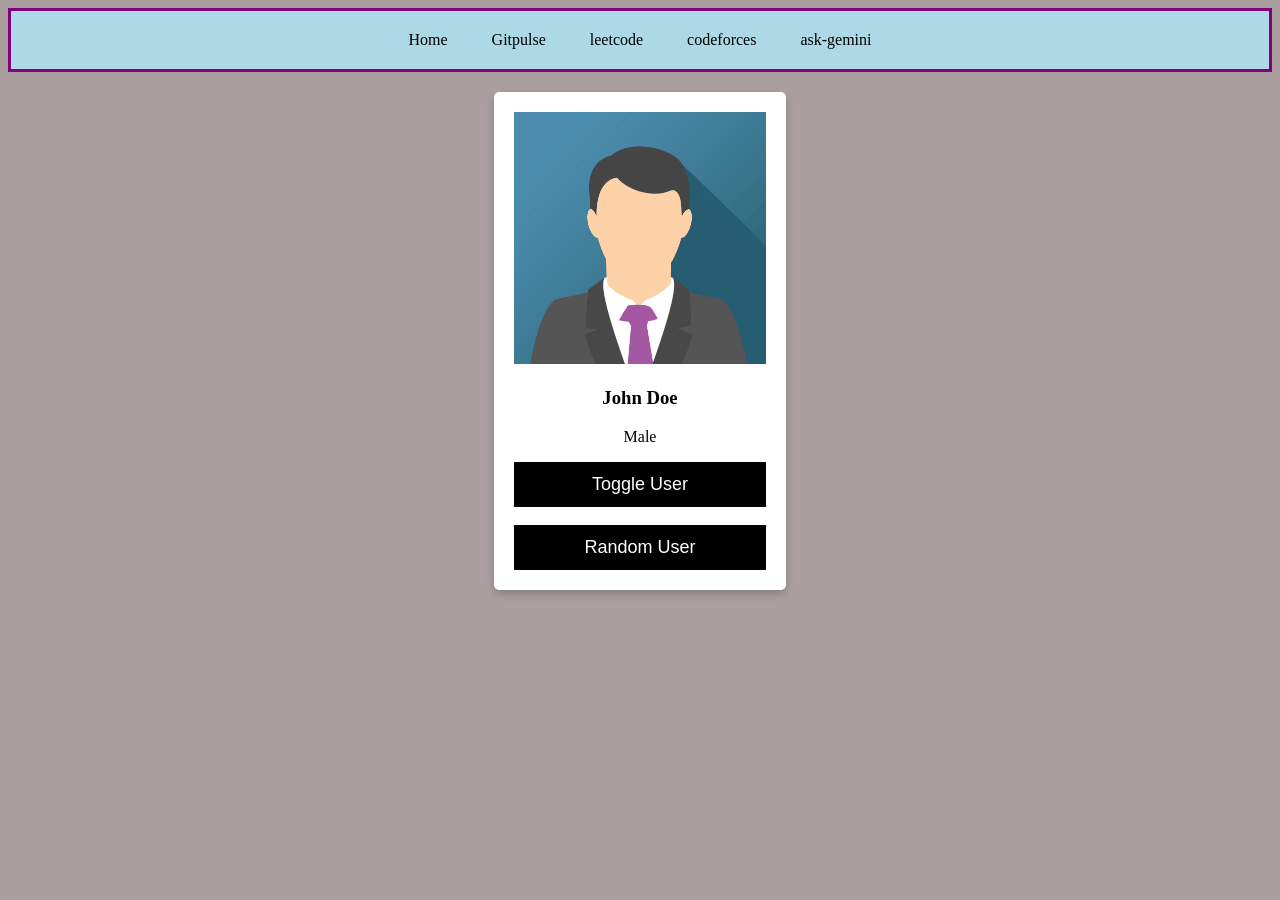
<file: target/classes/static/index.html>
<!DOCTYPE html>
<html lang="en">
<head>
    <meta charset="UTF-8">
    <meta name="viewport" content="width=device-width, initial-scale=1.0">
    <link rel="stylesheet" href="index.css">
    <title>web</title>
</head>
<body>
    
    <div class ="navbar">
        <a href="index.html">Home</a>
        <a href="gitpulse.html">Gitpulse</a>
        <a href="leetcode-stats.html">leetcode</a>
        <a href="codeforces-stats.html">codeforces</a>
        <a href="ask-gemini.html">ask-gemini</a>
    </div>
    <div class="card">
        <img id="user-image" src="john.png" alt="no img">
        <h3 id="user-name">John Doe</h3>
        <p id="user-gender">Male</p>
        <button onclick="toggleUser()">Toggle User</button>
        <br>
        <br>
        <button onclick="randomUser()">Random User</button>
        
    </div>
    
    <script src="index.js"></script>
</body>
</html>
</file>
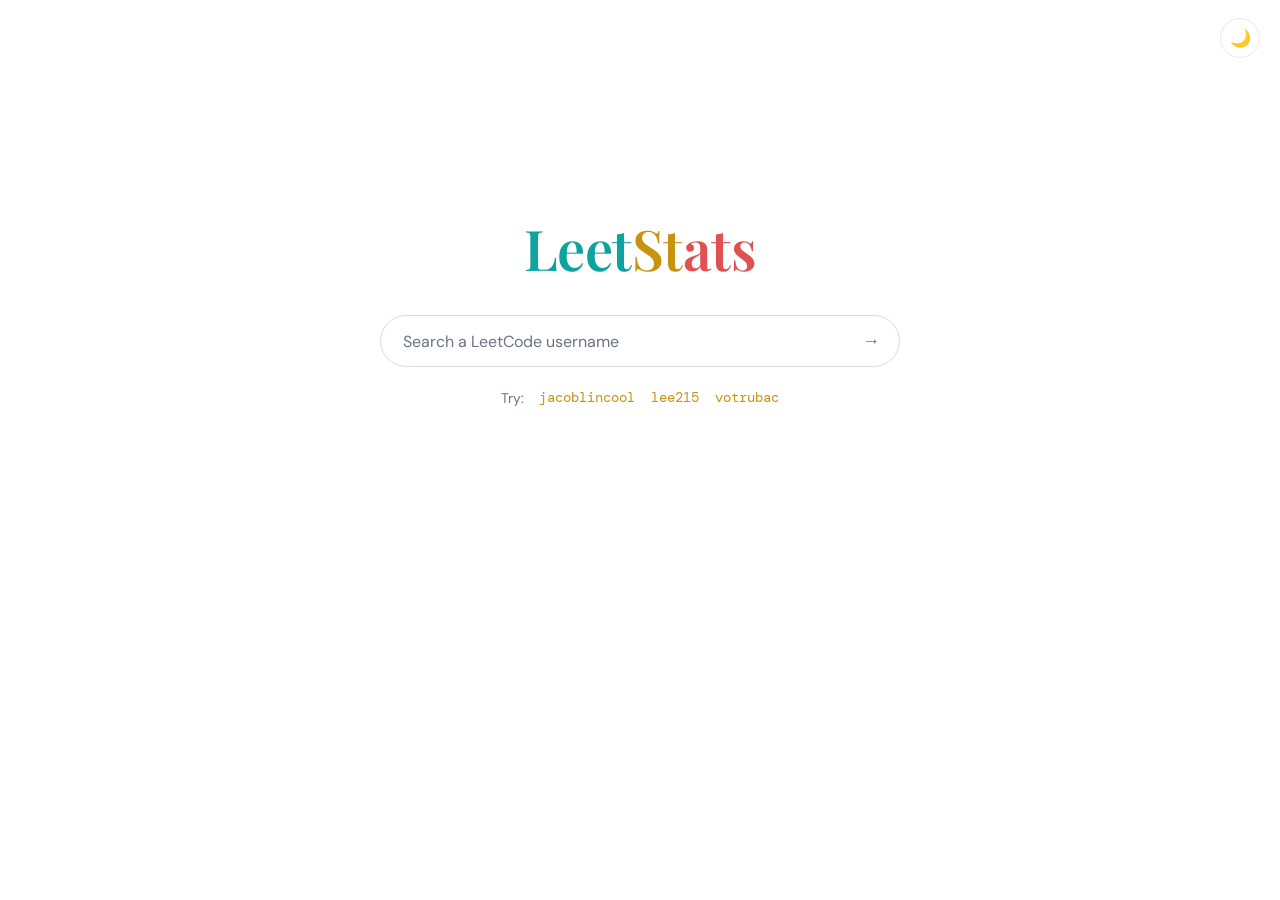
<file: target/classes/static/leetcode-stats.html>
<!DOCTYPE html>
<html lang="en" data-theme="light">
<head>
<meta charset="UTF-8">
<meta name="viewport" content="width=device-width, initial-scale=1.0">
<title>LeetStats</title>
<link rel="preconnect" href="https://fonts.googleapis.com">
<link rel="preconnect" href="https://fonts.gstatic.com" crossorigin>
<link href="https://fonts.googleapis.com/css2?family=Playfair+Display:wght@600&family=DM+Sans:wght@400;500;700&family=DM+Mono:wght@400;500&display=swap" rel="stylesheet">
<style>
  :root, [data-theme="light"] {
    --bg: #ffffff;
    --text: #1f2328;
    --muted: #6b7280;
    --line: #e5e7eb;
    --surface: #ffffff;
    --input-border: #dadce0;
    --input-shadow: rgba(32, 33, 36, 0.12);
    --track: #f0f1f3;
    --easy: #0fa39e;
    --medium: #c8930f;
    --hard: #e05252;
    --accent: #c8930f;
    --card-shadow: 0 1px 3px rgba(32, 33, 36, 0.08), 0 8px 28px rgba(32, 33, 36, 0.06);
  }
  [data-theme="dark"] {
    --bg: #0a0b0d;
    --text: #e9e7e2;
    --muted: #8b8f98;
    --line: rgba(255, 255, 255, 0.09);
    --surface: #121418;
    --input-border: rgba(255, 255, 255, 0.14);
    --input-shadow: rgba(0, 0, 0, 0.5);
    --track: rgba(255, 255, 255, 0.08);
    --easy: #3ddad7;
    --medium: #e3b341;
    --hard: #ff6b6b;
    --accent: #e3b341;
    --card-shadow: 0 20px 50px rgba(0, 0, 0, 0.45);
  }

  * { margin: 0; padding: 0; box-sizing: border-box; }

  html, body { height: 100%; }

  body {
    background: var(--bg);
    color: var(--text);
    font-family: "DM Sans", system-ui, sans-serif;
    display: flex;
    flex-direction: column;
    align-items: center;
    transition: background 0.25s, color 0.25s;
  }

  /* theme toggle, top right */
  .theme-toggle {
    position: fixed;
    top: 18px;
    right: 20px;
    width: 40px;
    height: 40px;
    border-radius: 50%;
    border: 1px solid var(--line);
    background: var(--surface);
    color: var(--text);
    font-size: 17px;
    cursor: pointer;
    display: flex;
    align-items: center;
    justify-content: center;
    transition: background 0.25s, border-color 0.25s, transform 0.15s;
    z-index: 10;
  }
  .theme-toggle:hover { transform: scale(1.06); }
  .theme-toggle:focus-visible { outline: 2px solid var(--accent); outline-offset: 2px; }

  main {
    width: 100%;
    max-width: 640px;
    padding: 0 24px 64px;
    display: flex;
    flex-direction: column;
    align-items: center;
    /* Google-style: sits a bit above vertical center when idle */
    margin-top: clamp(96px, 24vh, 210px);
    transition: margin-top 0.45s cubic-bezier(0.3, 0.8, 0.3, 1);
  }
  body.has-result main { margin-top: 72px; }

  .wordmark {
    font-family: "Playfair Display", serif;
    font-weight: 600;
    font-size: clamp(40px, 8vw, 56px);
    letter-spacing: -0.01em;
    margin-bottom: 30px;
    user-select: none;
  }
  .wordmark .l { color: var(--easy); }
  .wordmark .e { color: var(--medium); }
  .wordmark .t { color: var(--hard); }

  /* search */
  .search {
    width: 100%;
    max-width: 520px;
    display: flex;
    align-items: center;
    gap: 12px;
    background: var(--surface);
    border: 1px solid var(--input-border);
    border-radius: 999px;
    padding: 0 8px 0 22px;
    height: 52px;
    transition: box-shadow 0.2s, border-color 0.2s, background 0.25s;
  }
  .search:focus-within {
    box-shadow: 0 2px 10px var(--input-shadow);
    border-color: transparent;
  }
  [data-theme="dark"] .search:focus-within { border-color: var(--accent); box-shadow: none; }

  .search input {
    flex: 1;
    min-width: 0;
    border: none;
    outline: none;
    background: transparent;
    color: var(--text);
    font-family: "DM Mono", monospace;
    font-size: 16px;
  }
  .search input::placeholder { color: var(--muted); font-family: "DM Sans", sans-serif; }

  .search button {
    border: none;
    background: transparent;
    color: var(--muted);
    font-size: 18px;
    width: 40px;
    height: 40px;
    border-radius: 50%;
    cursor: pointer;
    display: flex;
    align-items: center;
    justify-content: center;
    transition: color 0.15s, background 0.15s;
  }
  .search button:hover { color: var(--accent); background: var(--track); }
  .search button:focus-visible { outline: 2px solid var(--accent); outline-offset: 1px; }
  .search button:disabled { opacity: 0.45; cursor: wait; }

  .try {
    margin-top: 20px;
    font-size: 14px;
    color: var(--muted);
    display: flex;
    gap: 14px;
    align-items: center;
    flex-wrap: wrap;
    justify-content: center;
  }
  .try button {
    background: none;
    border: none;
    padding: 2px 1px;
    color: var(--accent);
    font-family: "DM Mono", monospace;
    font-size: 13.5px;
    cursor: pointer;
    border-bottom: 1px dashed transparent;
    transition: border-color 0.15s;
  }
  .try button:hover { border-bottom-color: var(--accent); }
  .try button:focus-visible { outline: 2px solid var(--accent); outline-offset: 2px; }

  /* states */
  .loader {
    margin-top: 52px;
    width: 34px; height: 34px;
    border: 3px solid var(--track);
    border-top-color: var(--accent);
    border-radius: 50%;
    animation: spin 0.8s linear infinite;
  }
  @keyframes spin { to { transform: rotate(360deg); } }

  .error {
    margin-top: 44px;
    text-align: center;
    color: var(--muted);
    font-size: 14.5px;
    line-height: 1.6;
    max-width: 420px;
  }
  .error b { color: var(--hard); font-weight: 700; display: block; margin-bottom: 4px; }

  /* card */
  .card {
    width: 100%;
    margin-top: 44px;
    background: var(--surface);
    border: 1px solid var(--line);
    border-radius: 18px;
    padding: 30px 34px;
    box-shadow: var(--card-shadow);
    animation: rise 0.45s cubic-bezier(0.2, 0.7, 0.3, 1) both;
    transition: background 0.25s, border-color 0.25s;
  }
  @keyframes rise {
    from { opacity: 0; transform: translateY(14px); }
    to   { opacity: 1; transform: translateY(0); }
  }

  .card-head {
    display: flex;
    justify-content: space-between;
    align-items: baseline;
    gap: 10px;
    flex-wrap: wrap;
    margin-bottom: 26px;
  }
  .card-head a {
    font-family: "Playfair Display", serif;
    font-size: 23px;
    font-weight: 600;
    color: var(--text);
    text-decoration: none;
  }
  .card-head a:hover { color: var(--accent); }
  .card-head .rank {
    font-family: "DM Mono", monospace;
    font-size: 13px;
    color: var(--muted);
  }
  .card-head .rank b { color: var(--accent); font-weight: 500; }

  .card-body {
    display: grid;
    grid-template-columns: 168px 1fr;
    gap: 34px;
    align-items: center;
  }

  .ring-wrap { position: relative; width: 168px; height: 168px; margin: 0 auto; }
  .ring-wrap svg { transform: rotate(-90deg); display: block; }
  .ring-track { fill: none; stroke: var(--track); stroke-width: 9; }
  .ring-fill {
    fill: none;
    stroke: var(--accent);
    stroke-width: 9;
    stroke-linecap: round;
    transition: stroke-dashoffset 1.1s cubic-bezier(0.3, 0.8, 0.3, 1), stroke 0.25s;
  }
  .ring-center {
    position: absolute; inset: 0;
    display: flex; flex-direction: column;
    align-items: center; justify-content: center;
  }
  .ring-center .big {
    font-family: "DM Mono", monospace;
    font-size: 36px;
    line-height: 1;
  }
  .ring-center .small {
    color: var(--muted);
    font-size: 11.5px;
    margin-top: 6px;
    letter-spacing: 0.06em;
    text-transform: uppercase;
  }

  .bars { display: flex; flex-direction: column; gap: 18px; }
  .bar-top {
    display: flex;
    justify-content: space-between;
    align-items: baseline;
    margin-bottom: 7px;
  }
  .bar-top .label {
    font-size: 12.5px;
    font-weight: 700;
    letter-spacing: 0.09em;
    text-transform: uppercase;
  }
  .bar-top .nums {
    font-family: "DM Mono", monospace;
    font-size: 13px;
    color: var(--muted);
  }
  .bar-top .nums b { color: var(--text); font-weight: 500; }
  .bar-track { height: 7px; border-radius: 99px; background: var(--track); overflow: hidden; }
  .bar-fill { height: 100%; width: 0; border-radius: 99px; transition: width 1.1s cubic-bezier(0.3, 0.8, 0.3, 1); }
  .easy   .label { color: var(--easy); }   .easy   .bar-fill { background: var(--easy); }
  .medium .label { color: var(--medium); } .medium .bar-fill { background: var(--medium); }
  .hard   .label { color: var(--hard); }   .hard   .bar-fill { background: var(--hard); }

  .hidden { display: none !important; }

  @media (max-width: 540px) {
    .card { padding: 24px 20px; }
    .card-body { grid-template-columns: 1fr; gap: 26px; }
  }

  @media (prefers-reduced-motion: reduce) {
    * { animation: none !important; transition: none !important; }
  }
</style>
</head>
<body>
  <button class="theme-toggle" id="theme-toggle" aria-label="Switch theme" title="Switch theme">🌙</button>

  <main>
    <h1 class="wordmark"><span class="l">Leet</span><span class="e">St</span><span class="t">ats</span></h1>

    <div class="search">
      <input id="username" type="text" placeholder="Search a LeetCode username" autocomplete="off" spellcheck="false" aria-label="LeetCode username">
      <button id="go" aria-label="Fetch stats" title="Fetch stats">→</button>
    </div>

    <div class="try">
      <span>Try:</span>
      <button data-u="jacoblincool">jacoblincool</button>
      <button data-u="lee215">lee215</button>
      <button data-u="votrubac">votrubac</button>
    </div>

    <div id="loading" class="loader hidden" role="status" aria-label="Loading"></div>

    <div id="error" class="error hidden" role="alert">
      <b>Couldn't fetch that profile</b>
      <span id="error-msg"></span>
    </div>

    <section id="card" class="card hidden" aria-live="polite">
      <div class="card-head">
        <a id="profile-link" href="#" target="_blank" rel="noopener"></a>
        <span class="rank">Rank <b id="ranking">—</b></span>
      </div>
      <div class="card-body">
        <div class="ring-wrap">
          <svg width="168" height="168" viewBox="0 0 168 168" aria-hidden="true">
            <circle class="ring-track" cx="84" cy="84" r="74"></circle>
            <circle class="ring-fill" id="ring" cx="84" cy="84" r="74"></circle>
          </svg>
          <div class="ring-center">
            <div class="big" id="total-solved">0</div>
            <div class="small" id="total-label">solved</div>
          </div>
        </div>
        <div class="bars">
          <div class="bar-row easy">
            <div class="bar-top"><span class="label">Easy</span>
              <span class="nums"><b id="easy-solved">0</b> / <span id="easy-total">0</span></span></div>
            <div class="bar-track"><div class="bar-fill" id="easy-bar"></div></div>
          </div>
          <div class="bar-row medium">
            <div class="bar-top"><span class="label">Medium</span>
              <span class="nums"><b id="medium-solved">0</b> / <span id="medium-total">0</span></span></div>
            <div class="bar-track"><div class="bar-fill" id="medium-bar"></div></div>
          </div>
          <div class="bar-row hard">
            <div class="bar-top"><span class="label">Hard</span>
              <span class="nums"><b id="hard-solved">0</b> / <span id="hard-total">0</span></span></div>
            <div class="bar-track"><div class="bar-fill" id="hard-bar"></div></div>
          </div>
        </div>
      </div>
    </section>
  </main>

<script>
(function () {
  "use strict";

  /* ---------- theme ---------- */
  var root = document.documentElement;
  var toggle = document.getElementById("theme-toggle");
  var prefersDark = window.matchMedia("(prefers-color-scheme: dark)").matches;
  setTheme(prefersDark ? "dark" : "light");

  function setTheme(t) {
    root.setAttribute("data-theme", t);
    toggle.textContent = t === "dark" ? "☀️" : "🌙";
  }
  toggle.addEventListener("click", function () {
    setTheme(root.getAttribute("data-theme") === "dark" ? "light" : "dark");
  });

  /* ---------- elements ---------- */
  var input = document.getElementById("username");
  var goBtn = document.getElementById("go");
  var loadingEl = document.getElementById("loading");
  var errorEl = document.getElementById("error");
  var errorMsg = document.getElementById("error-msg");
  var cardEl = document.getElementById("card");

  var RING_R = 74;
  var RING_C = 2 * Math.PI * RING_R;
  var ring = document.getElementById("ring");
  ring.setAttribute("stroke-dasharray", RING_C);
  ring.setAttribute("stroke-dashoffset", RING_C);

  /* ---------- data sources (tried in order) ---------- */
  var SOURCES = [
    {
      url: function (u) { return "https://leetcode-api-faisalshohag.vercel.app/" + encodeURIComponent(u); },
      parse: function (d) {
        if (!d || d.errors || d.totalSolved === undefined) return null;
        return pick(d);
      }
    },
    {
      url: function (u) { return "https://alfa-leetcode-api.onrender.com/userProfile/" + encodeURIComponent(u); },
      parse: function (d) {
        if (!d || d.errors || d.totalSolved === undefined) return null;
        return pick(d);
      }
    },
    {
      url: function (u) { return "https://leetcode-stats-api.herokuapp.com/" + encodeURIComponent(u); },
      parse: function (d) {
        if (!d || d.status !== "success") return null;
        return pick(d);
      }
    }
  ];

  function pick(d) {
    return {
      totalSolved: d.totalSolved, totalQuestions: d.totalQuestions,
      easySolved: d.easySolved, totalEasy: d.totalEasy,
      mediumSolved: d.mediumSolved, totalMedium: d.totalMedium,
      hardSolved: d.hardSolved, totalHard: d.totalHard,
      ranking: d.ranking
    };
  }

  function fetchWithTimeout(url, ms) {
    var ctrl = new AbortController();
    var t = setTimeout(function () { ctrl.abort(); }, ms);
    return fetch(url, { signal: ctrl.signal })
      .then(function (r) { return r.json(); })
      .finally(function () { clearTimeout(t); });
  }

  function fetchStats(username) {
    var i = 0;
    function tryNext() {
      if (i >= SOURCES.length) return Promise.reject(new Error("all sources failed"));
      var src = SOURCES[i++];
      return fetchWithTimeout(src.url(username), 12000)
        .then(function (json) {
          var parsed = src.parse(json);
          return parsed || tryNext();
        })
        .catch(function () { return tryNext(); });
    }
    return tryNext();
  }

  /* ---------- rendering ---------- */
  function fmt(n) {
    if (n === null || n === undefined || isNaN(n)) return "—";
    return Number(n).toLocaleString("en-US");
  }

  function countUp(el, target, ms) {
    var reduce = window.matchMedia("(prefers-reduced-motion: reduce)").matches;
    if (reduce || !target) { el.textContent = fmt(target || 0); return; }
    var start = performance.now();
    (function step(now) {
      var p = Math.min(((now || performance.now()) - start) / ms, 1);
      var eased = 1 - Math.pow(1 - p, 3);
      el.textContent = fmt(Math.round(target * eased));
      if (p < 1) requestAnimationFrame(step);
    })();
  }

  function setBar(id, solved, total) {
    var pct = total > 0 ? (solved / total) * 100 : 0;
    document.getElementById(id).style.width = Math.max(pct, solved > 0 ? 2 : 0) + "%";
  }

  function render(username, s) {
    var link = document.getElementById("profile-link");
    link.textContent = username;
    link.href = "https://leetcode.com/u/" + encodeURIComponent(username) + "/";

    document.getElementById("ranking").textContent = "#" + fmt(s.ranking);
    document.getElementById("total-label").textContent = "of " + fmt(s.totalQuestions);
    document.getElementById("easy-solved").textContent = fmt(s.easySolved);
    document.getElementById("easy-total").textContent = fmt(s.totalEasy);
    document.getElementById("medium-solved").textContent = fmt(s.mediumSolved);
    document.getElementById("medium-total").textContent = fmt(s.totalMedium);
    document.getElementById("hard-solved").textContent = fmt(s.hardSolved);
    document.getElementById("hard-total").textContent = fmt(s.totalHard);

    document.body.classList.add("has-result");
    cardEl.classList.remove("hidden");

    requestAnimationFrame(function () {
      requestAnimationFrame(function () {
        countUp(document.getElementById("total-solved"), s.totalSolved, 1100);
        var pct = s.totalQuestions > 0 ? s.totalSolved / s.totalQuestions : 0;
        ring.setAttribute("stroke-dashoffset", RING_C * (1 - pct));
        setBar("easy-bar", s.easySolved, s.totalEasy);
        setBar("medium-bar", s.mediumSolved, s.totalMedium);
        setBar("hard-bar", s.hardSolved, s.totalHard);
      });
    });
  }

  function resetCard() {
    ring.setAttribute("stroke-dashoffset", RING_C);
    ["easy-bar", "medium-bar", "hard-bar"].forEach(function (id) {
      document.getElementById(id).style.width = "0";
    });
    document.getElementById("total-solved").textContent = "0";
  }

  /* ---------- flow ---------- */
  var busy = false;

  function lookup(username) {
    username = (username || "").trim();
    if (!username || busy) return;
    busy = true;

    input.value = username;
    goBtn.disabled = true;
    errorEl.classList.add("hidden");
    cardEl.classList.add("hidden");
    resetCard();
    loadingEl.classList.remove("hidden");

    fetchStats(username)
      .then(function (stats) {
        loadingEl.classList.add("hidden");
        render(username, stats);
      })
      .catch(function () {
        loadingEl.classList.add("hidden");
        errorMsg.textContent = 'No stats found for "' + username +
          '". Check the spelling, or the public stats APIs may be briefly busy — try again in a moment.';
        errorEl.classList.remove("hidden");
      })
      .finally(function () {
        goBtn.disabled = false;
        busy = false;
      });
  }

  goBtn.addEventListener("click", function () { lookup(input.value); });
  input.addEventListener("keydown", function (e) { if (e.key === "Enter") lookup(input.value); });
  document.querySelectorAll(".try button").forEach(function (b) {
    b.addEventListener("click", function () { lookup(b.dataset.u); });
  });
})();
</script>
</body>
</html>
</file>
<file: target/classes/static/index.css>
h1 {
    color: red;
    text-align: center;
}   
body {
    background-color: rgb(172, 159, 159);
}
.navbar {
 border-style: solid;
 border-color: purple;
 background-color: lightblue;
 padding: 20px;
 text-align: center;
}
.navbar a {
    padding: 20px;
    text-decoration: none;
    color: black;
}

.navbar a:hover{
    color: purple;

}

.card img{
   width: 100%;
}
.card {
    box-shadow: 0 4px 8px 0 rgba(0, 0, 0, 0.2);
    transition: 0.3s;
    width: 20%;
    margin: auto;
    margin-top: 20px;
    text-align: center;
    background-color: #ffffff;
    border-radius: 5px;
    padding: 20px;
}
.card button {
    border: none;
    outline: 0;
    padding: 12px;
    color: white;
    background-color: #000;
    text-align: center;
    cursor: pointer;
    width: 100%;
    font-size: 18px;
}
</file>
